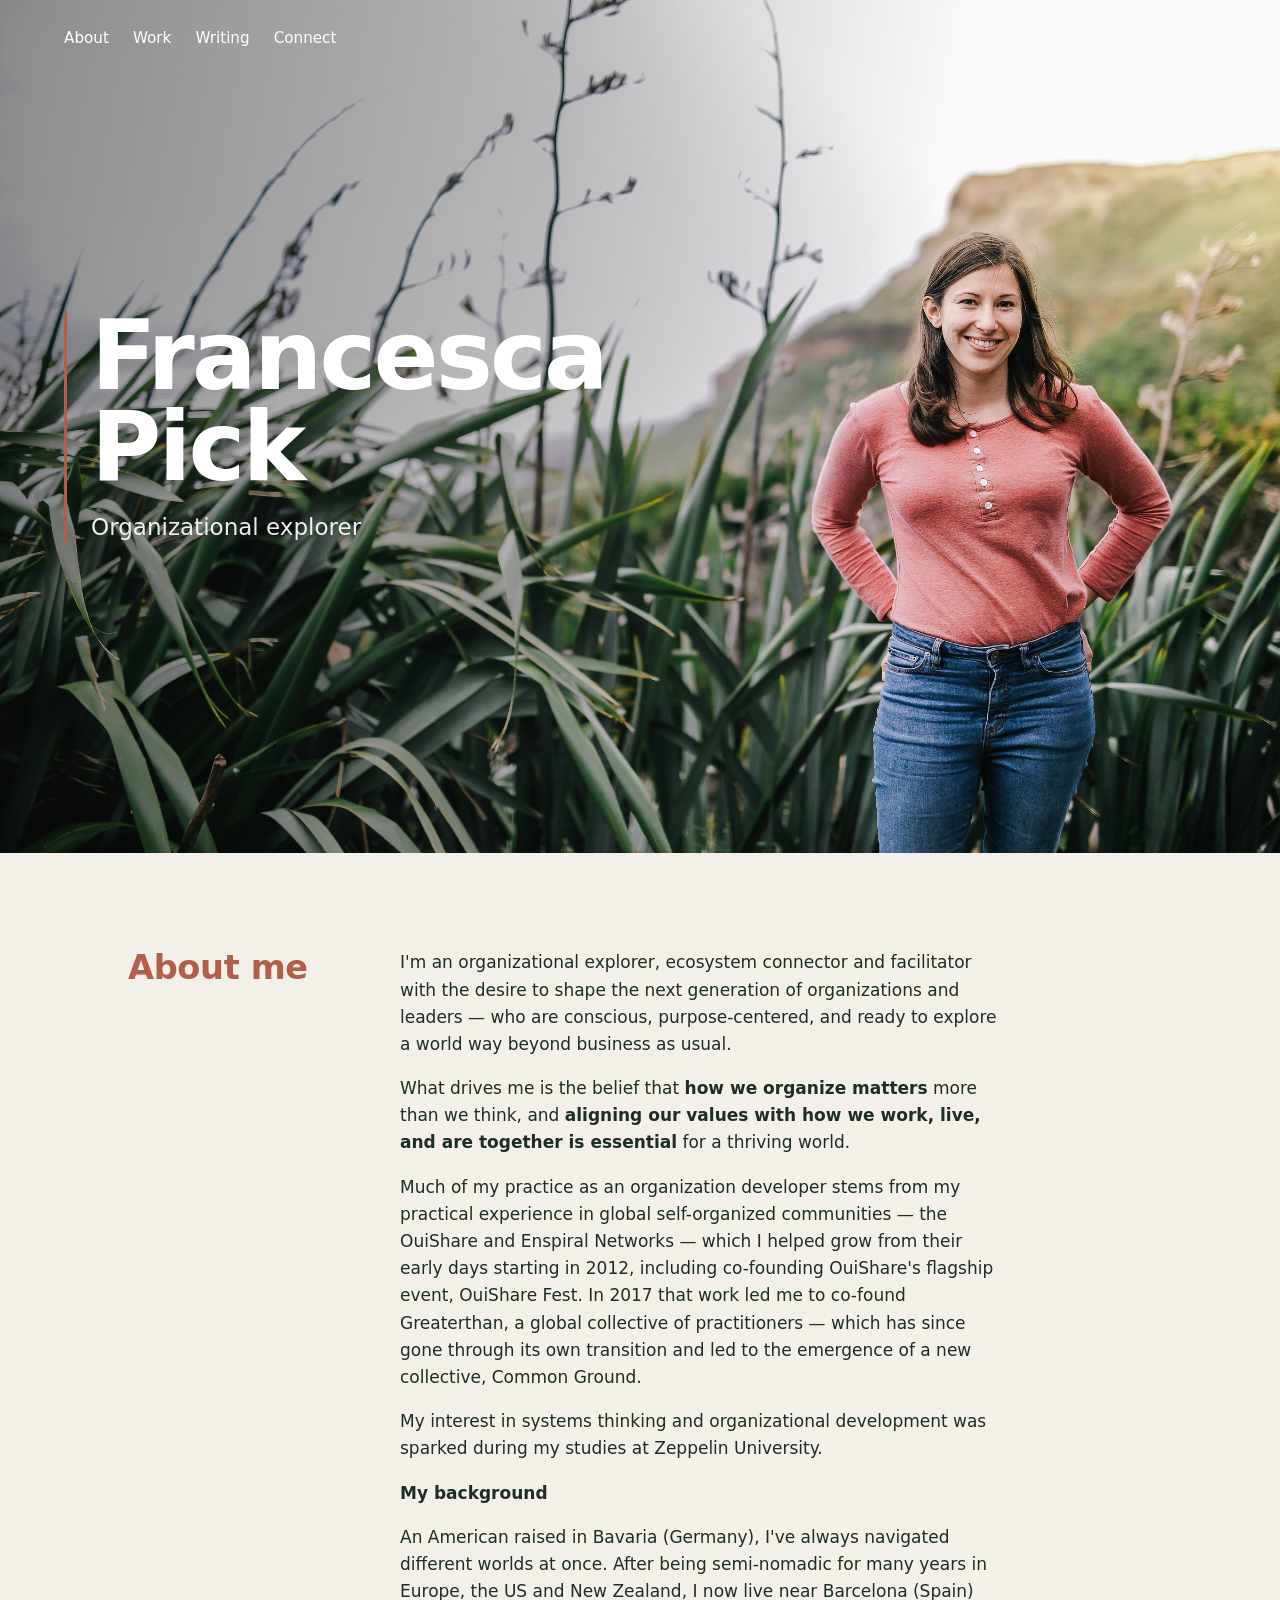
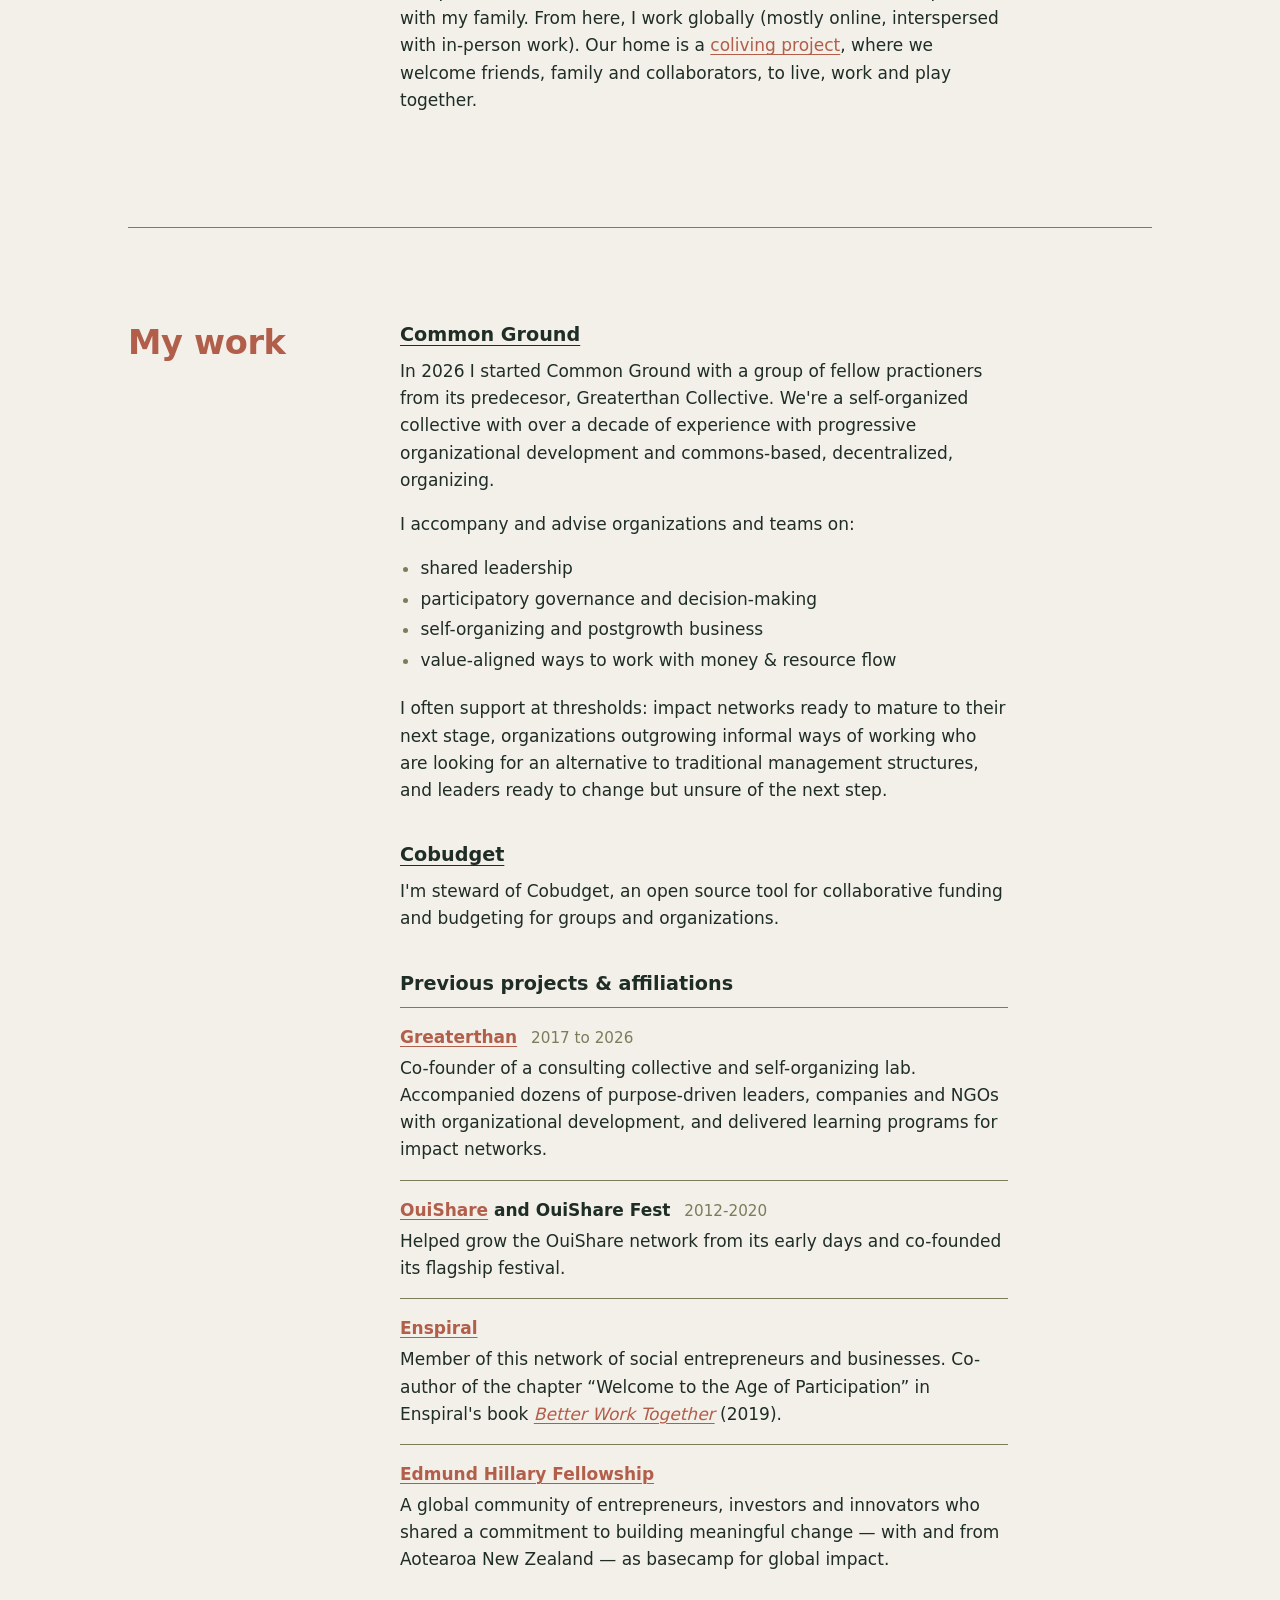
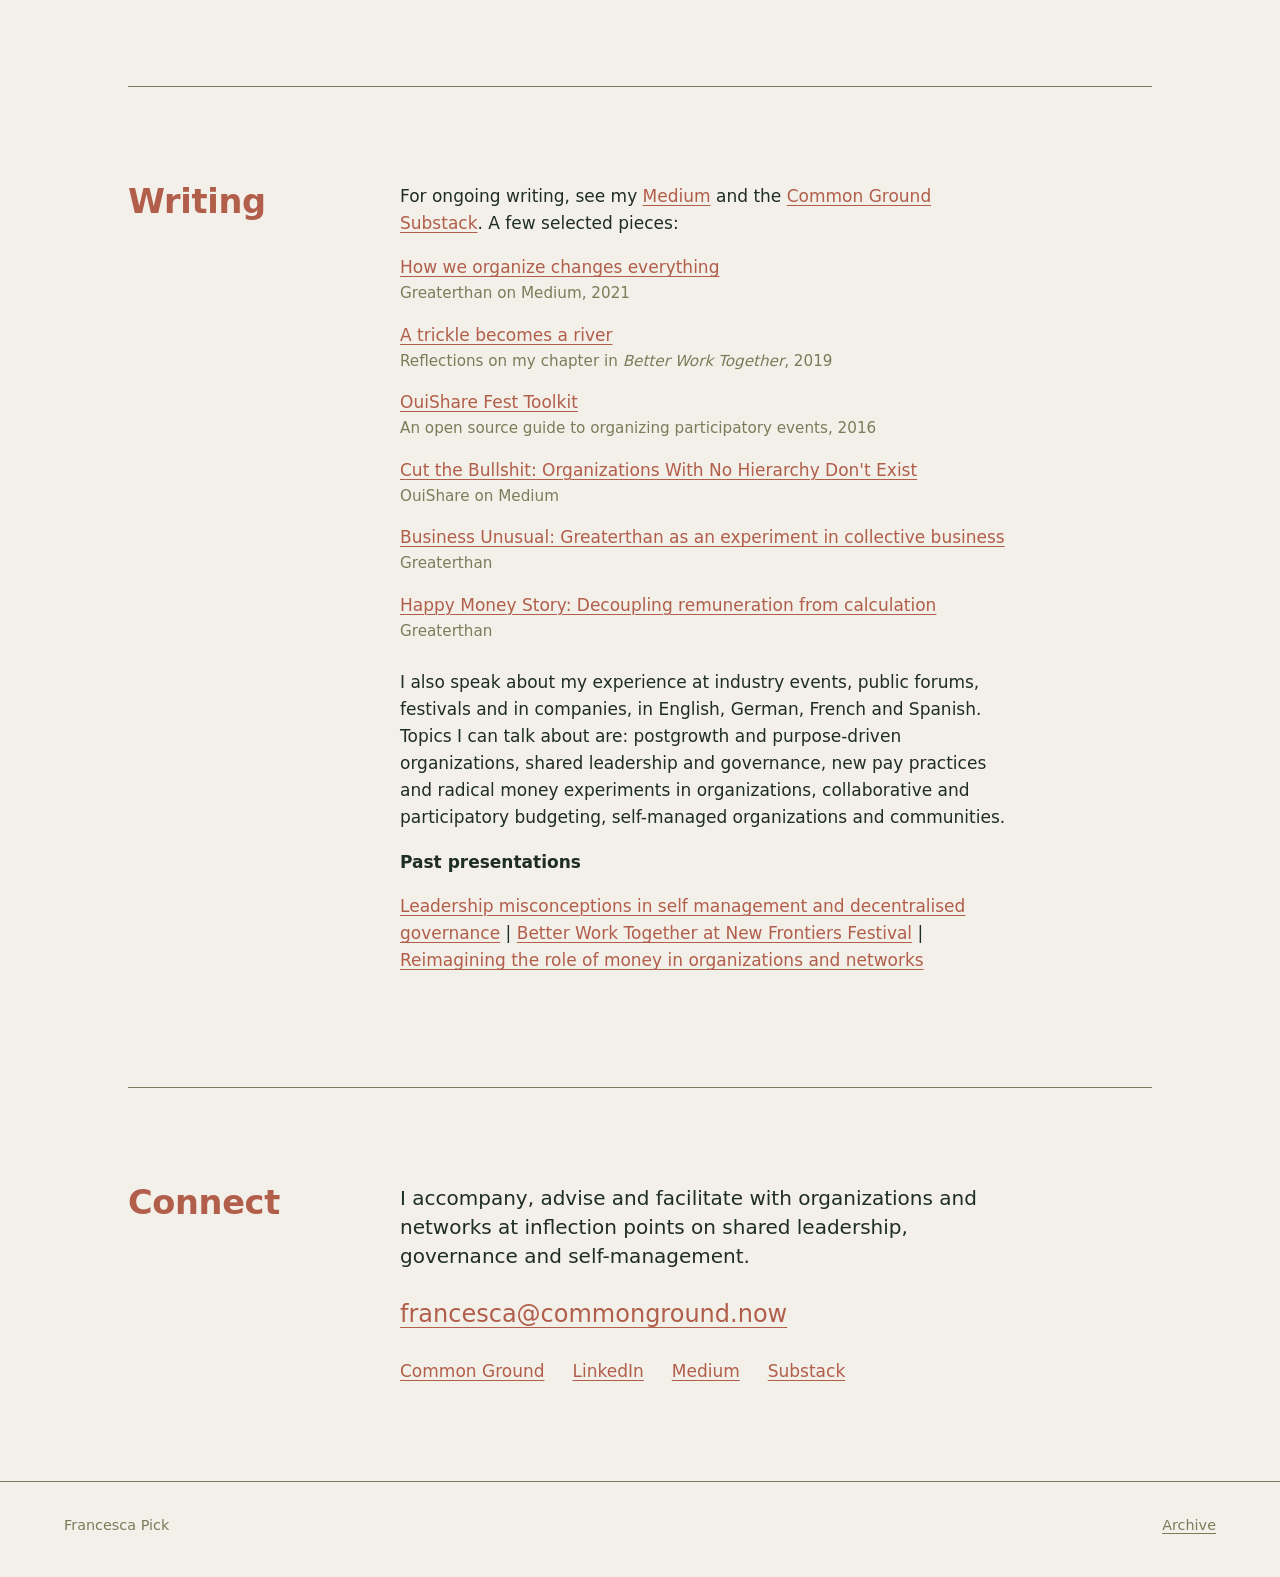
<file: index.html>
<!DOCTYPE html>
<html lang="en">
<head>
  <meta charset="utf-8">
  <meta name="viewport" content="width=device-width, initial-scale=1">
  <title>Francesca Pick | Organizational explorer and facilitator</title>
  <meta name="description" content="Francesca Pick is co-founder of Common Ground. She advises, facilitates and consults on shared leadership, governance, network building and self-management.">
  <link rel="canonical" href="https://francescapick.com/">
  <link rel="icon" href="favicon.ico" sizes="any">
  <link rel="icon" type="image/png" href="icon-512.png" sizes="512x512">
  <link rel="apple-touch-icon" href="apple-touch-icon.png">
  <link rel="stylesheet" href="style.css">

  <!-- Open Graph: how the page looks when shared on LinkedIn, Slack, etc. -->
  <meta property="og:type" content="profile">
  <meta property="og:title" content="Francesca Pick">
  <meta property="og:description" content="Organizational explorer, ecosystem builder and facilitator. Co-founder of Common Ground.">
  <meta property="og:url" content="https://francescapick.com/">
  <meta property="og:image" content="https://francescapick.com/images/hero.jpg">

  <!-- Structured data for search engines and AI assistants -->
  <script type="application/ld+json">
  {
    "@context": "https://schema.org",
    "@type": "Person",
    "name": "Francesca Pick",
    "url": "https://francescapick.com/",
    "image": "https://francescapick.com/images/hero.jpg",
    "jobTitle": "Co-founder, Common Ground",
    "description": "Organizational explorer, ecosystem builder and facilitator. Advises, facilitates and consults with organizations and teams on shared leadership and governance, network and community building, progressive organizatoinal developmet, self-management, collaborative decision-making and budgeting.",
    "worksFor": {
      "@type": "Organization",
      "name": "Common Ground",
      "url": "https://commonground.now"
    },
    "email": "mailto:francesca@commonground.now",
    "alumniOf": {
      "@type": "CollegeOrUniversity",
      "name": "Zeppelin University"
    },
    "homeLocation": {
      "@type": "Place",
      "name": "Barcelona, Spain"
    },
    "knowsLanguage": ["en", "de", "fr", "es"],
    "knowsAbout": [
      "Shared leadership",
      "Governance",
      "Network and community building",
      "Self-management",
      "Collaborative decision-making",
      "Participatory budgeting",
      "Participatory process design",
      "Postgrowth and purpose-driven organizations",
      "New pay practices"
    ],
    "sameAs": [
      "https://www.linkedin.com/in/francescapick/",
      "https://medium.com/@francescapick",
      "https://commongroundcollective.substack.com/"
    ]
  }
  </script>
</head>
<body>

<header class="hero">
  <img class="hero__img" src="images/hero.jpg" width="2400" height="1600"
       alt="Francesca Pick outdoors under an open sky">
  <div class="hero__inner">
    <nav class="nav" aria-label="Sections">
      <ul>
        <li><a href="#about">About</a></li>
        <li><a href="#work">Work</a></li>
        <li><a href="#writing">Writing</a></li>
        <li><a href="#connect">Connect</a></li>
      </ul>
    </nav>
    <div class="hero__text">
      <h1>Francesca Pick</h1>
      <p class="hero__tagline">Organizational explorer</p>
    </div>
  </div>
</header>

<main>

  <!-- ============================================================
       EDIT: ABOUT
       Each <p>...</p> is one paragraph. Change the text between the tags.
       ============================================================ -->
  <section id="about" class="section" aria-labelledby="about-title">
    <h2 id="about-title">About me</h2>
    <div class="section__body">
      <p>I'm an organizational explorer, ecosystem connector and facilitator with the desire to shape the next generation of organizations and leaders — who are conscious, purpose-centered, and ready to explore a world way beyond business as usual.</p>

      <p>What drives me is the belief that <b>how we organize matters</b> more than we think, and <b>aligning our values with how we work, live, and are together is essential</b> for a thriving world.</p>
   
      <p>Much of my practice as an organization developer stems from my practical experience in global self-organized communities — the OuiShare and Enspiral Networks — which I helped grow from their early days starting in 2012, including co-founding OuiShare's flagship event, OuiShare Fest. In 2017 that work led me to co-found Greaterthan, a global collective of practitioners — which has since gone through its own transition and led to the emergence of a new collective, Common Ground.</p>

      <p>My interest in systems thinking and organizational development was sparked during my studies at Zeppelin University.</p>
        <p><b>My background</b></p>
      <p>An American raised in Bavaria (Germany), I've always navigated different worlds at once. After being semi-nomadic for many years in Europe, the US and New Zealand, I now live near Barcelona (Spain) with my family. From here, I work globally (mostly online, interspersed with in-person work). Our home is a <a href="https://dramatic-slipper-fe4.notion.site/la-figuera">coliving project</a>, where we welcome friends, family and collaborators, to live, work and play together.</p>
    </div>
  </section>

  <!-- ============================================================
       EDIT: MY WORK
       ============================================================ -->
  <section id="work" class="section" aria-labelledby="work-title">
    <h2 id="work-title">My work</h2>
    <div class="section__body">

      <h3><a href="https://commonground.now">Common Ground</a></h3>
      <p>In 2026 I started Common Ground with a group of fellow practioners from its predecesor, Greaterthan Collective. We're a self-organized collective with over a decade of experience with progressive organizational development and commons-based, decentralized, organizing. </p>

      <p>I accompany and advise organizations and teams on:</p>
      <ul class="plain-list">
        <li>shared leadership</li>
        <li>participatory governance and decision-making</li>
        <li>self-organizing and postgrowth business</li>
        <li>value-aligned ways to work with money & resource flow</li>
      </ul>

      <p>I often support at thresholds: impact networks ready to mature to their next stage, organizations outgrowing informal ways of working who are looking for an alternative to traditional management structures, and leaders ready to change but unsure of the next step.</p>

      <h3><a href="https://cobudget.co">Cobudget</a></h3>
      <p>I'm steward of Cobudget, an open source tool for collaborative funding and budgeting for groups and organizations.</p>

      <h3>Previous projects &amp; affiliations</h3>
      <dl class="history">
        <div>
          <dt><a href="https://greaterthan.works">Greaterthan</a> <span class="history__years">2017 to 2026</span></dt>
          <dd>Co-founder of a consulting collective and self-organizing lab. Accompanied dozens of purpose-driven leaders, companies and NGOs with organizational development, and delivered learning programs for impact networks.</dd>
        </div>
        <div>
          <dt><a href="https://ouishare.net">OuiShare</a> and OuiShare Fest <span class="history__years"> 2012-2020</span></dt>
          <dd>Helped grow the OuiShare network from its early days and co-founded its flagship festival.</dd>
        </div>
        <div>
          <dt><a href="https://enspiral.com">Enspiral</a></dt>
          <dd>Member of this network of social entrepreneurs and businesses. Co-author of the chapter “Welcome to the Age of Participation” in Enspiral's book <a href="http://betterworktogether.co/"><cite>Better Work Together</cite></a> (2019).</dd>
        </div>
        <div>
          <dt><a href="https://www.ehf.org/">Edmund Hillary Fellowship</a></dt>
          <dd>A global community of entrepreneurs, investors and innovators who shared a commitment to building meaningful change — with and from Aotearoa New Zealand — as basecamp for global impact.</dd>
        </div>
      </dl>
    </div>
  </section>

  <!-- ============================================================
       EDIT: WRITING & SPEAKING
       ============================================================ -->
  <section id="writing" class="section" aria-labelledby="ws-title">
    <h2 id="ws-title">Writing</h2>
    <div class="section__body">

      <p>For ongoing writing, see my <a href="https://medium.com/@francescapick">Medium</a> and the <a href="https://commongroundcollective.substack.com/">Common Ground Substack</a>. A few selected pieces:</p>
      <ul class="link-list">
        <li>
          <a href="https://medium.com/greaterthan/how-we-organize-changes-everything-2f605a5171db">How we organize changes everything</a>
          <span class="meta">Greaterthan on Medium, 2021</span>
        </li>
        <li>
          <a href="https://medium.com/enspiral-tales/a-trickle-becomes-a-river-64893418a769">A trickle becomes a river</a>
          <span class="meta">Reflections on my chapter in <cite>Better Work Together</cite>, 2019</span>
        </li>
        <li>
          <a href="https://legacy.ouishare.net/toolkit">OuiShare Fest Toolkit</a>
          <span class="meta">An open source guide to organizing participatory events, 2016</span>
        </li>
        <li>
          <a href="https://medium.com/ouishare-connecting-the-collaborative-economy/cut-the-bullshit-organizations-with-no-hierarchy-dont-exist-f0a845e73a80">Cut the Bullshit: Organizations With No Hierarchy Don't Exist</a>
          <span class="meta">OuiShare on Medium</span>
        </li>
        <li>
          <a href="https://greaterthan.notion.site/Business-Unusual-Greaterthan-as-an-experiment-in-collective-business-360e3bc5169d81f3bb48c2064e9c992a">Business Unusual: Greaterthan as an experiment in collective business</a>
          <span class="meta">Greaterthan</span>
        </li>
        <li>
          <a href="https://greaterthan.notion.site/Happy-Money-Story-Decoupling-remuneration-from-calculation-360e3bc5169d81378e65ca73946fc63d">Happy Money Story: Decoupling remuneration from calculation</a>
          <span class="meta">Greaterthan</span>
        </li>
      </ul>

      <p>I also speak about my experience at industry events, public forums, festivals and in companies, in English, German, French and Spanish. Topics I can talk about are: postgrowth and purpose-driven organizations, shared leadership and governance, new pay practices and radical money experiments in organizations, collaborative and participatory budgeting, self-managed organizations and communities.</p>

      <p><b>Past presentations</b></p>
      <p><a href="https://youtu.be/isclUHEu-vc">Leadership misconceptions in self management and decentralised governance</a> | <a href="https://www.youtube.com/watch?v=NwBMuqZEIoM">Better Work Together at New Frontiers Festival</a> | <a href="https://youtu.be/jr-eT3jpJ3g">Reimagining the role of money in organizations and networks</a></p>
    </div>
  </section>

  <!-- ============================================================
       EDIT: CONNECT
       ============================================================ -->
  <section id="connect" class="section" aria-labelledby="connect-title">
    <h2 id="connect-title">Connect</h2>
    <div class="section__body">
      <p class="lead">I accompany, advise and facilitate with organizations and networks at inflection points on shared leadership, governance and self-management.</p>

      <address>
        <a class="email" href="mailto:francesca@commonground.now">francesca@commonground.now</a>
      </address>

      <ul class="inline-links">
        <li><a href="https://commonground.now">Common Ground</a></li>
        <li><a href="https://www.linkedin.com/in/francescapick/">LinkedIn</a></li>
        <li><a href="https://medium.com/@francescapick">Medium</a></li>
        <li><a href="https://commongroundcollective.substack.com/">Substack</a></li>
      </ul>
    </div>
  </section>

</main>

<footer class="site-footer">
  <p>Francesca Pick</p>
  <p><a href="archive.html">Archive</a></p>
</footer>

</body>
</html>
</file>
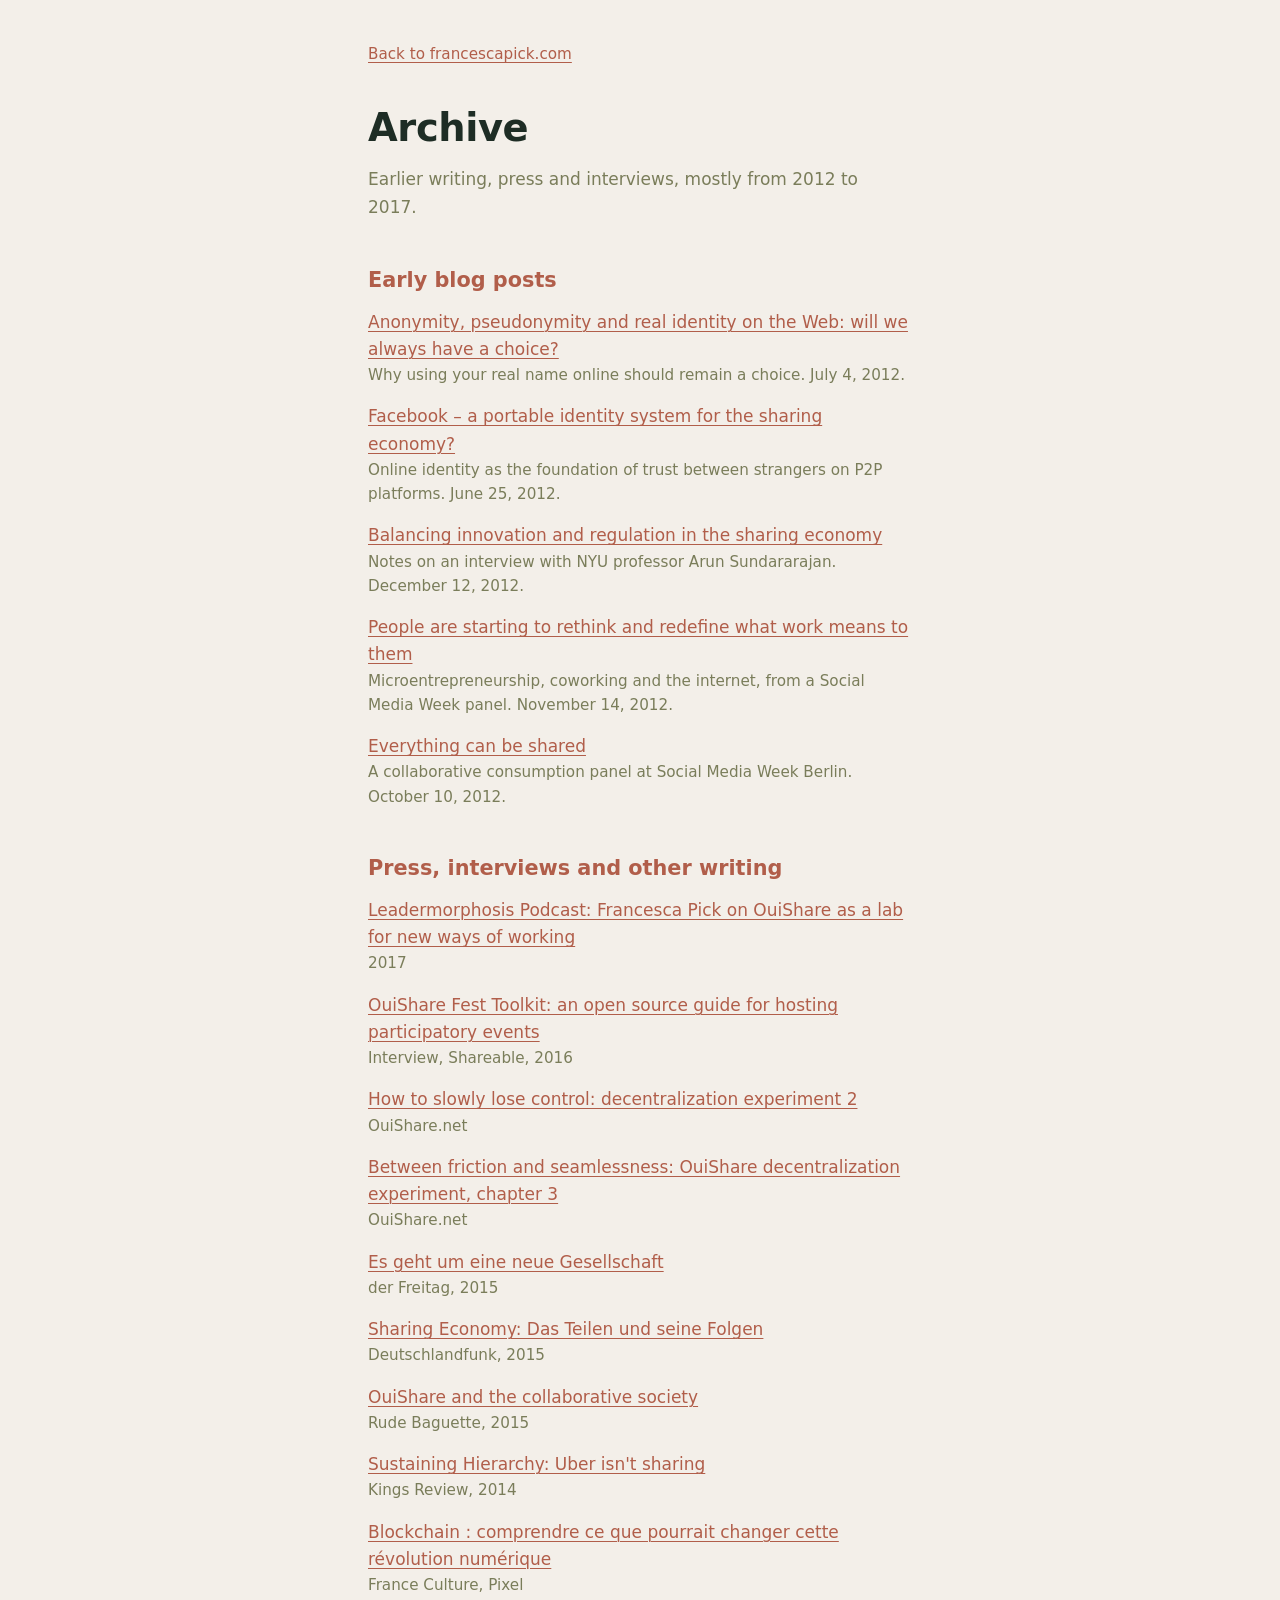
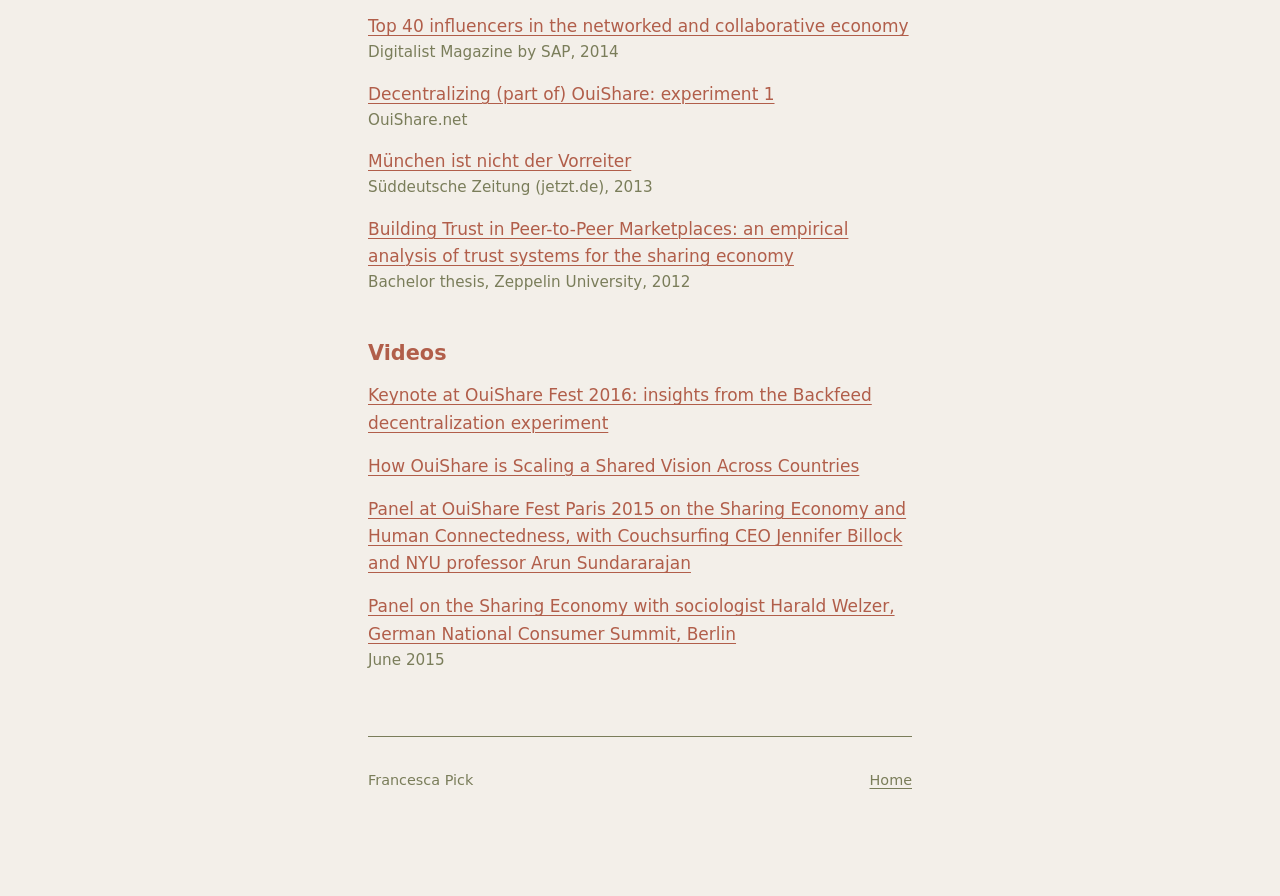
<file: archive.html>
<!DOCTYPE html>
<html lang="en">
<head>
  <meta charset="utf-8">
  <meta name="viewport" content="width=device-width, initial-scale=1">
  <title>Archive | Francesca Pick</title>
  <meta name="description" content="Early blog posts, press and interviews by and about Francesca Pick, mostly from 2012 to 2017.">
  <link rel="canonical" href="https://francescapick.com/archive.html">
  <link rel="stylesheet" href="style.css">
</head>
<body>
<main class="plain-page">
  <a class="back" href="index.html">Back to francescapick.com</a>

  <h1>Archive</h1>
  <p class="intro">Earlier writing, press and interviews, mostly from 2012 to 2017.</p>

  <h2>Early blog posts</h2>
  <ul class="link-list">
    <li>
      <a href="archive/anonymity-pseudonymity.html">Anonymity, pseudonymity and real identity on the Web: will we always have a choice?</a>
      <span class="meta">Why using your real name online should remain a choice. July 4, 2012.</span>
    </li>
    <li>
      <a href="archive/facebook-identity.html">Facebook – a portable identity system for the sharing economy?</a>
      <span class="meta">Online identity as the foundation of trust between strangers on P2P platforms. June 25, 2012.</span>
    </li>
    <li>
      <a href="archive/balancing-innovation.html">Balancing innovation and regulation in the sharing economy</a>
      <span class="meta">Notes on an interview with NYU professor Arun Sundararajan. December 12, 2012.</span>
    </li>
    <li>
      <a href="archive/rethinking-work.html">People are starting to rethink and redefine what work means to them</a>
      <span class="meta">Microentrepreneurship, coworking and the internet, from a Social Media Week panel. November 14, 2012.</span>
    </li>
    <li>
      <a href="archive/everything-can-be-shared.html">Everything can be shared</a>
      <span class="meta">A collaborative consumption panel at Social Media Week Berlin. October 10, 2012.</span>
    </li>
  </ul>

  <h2>Press, interviews and other writing</h2>
  <ul class="link-list">
    <li><a href="https://leadermorphosis.co/pages/episodes/francesca-pick-from-ouishare-on-a-lab-for-new-ways-of-working">Leadermorphosis Podcast: Francesca Pick on OuiShare as a lab for new ways of working</a> <span class="meta">2017</span></li>
    <li><a href="https://www.shareable.net/ouishare-fest-toolkit-an-open-source-guide-for-hosting-participatory-events/">OuiShare Fest Toolkit: an open source guide for hosting participatory events</a> <span class="meta">Interview, Shareable, 2016</span></li>
    <li><a href="https://www.ouishare.net/article/how-to-slowly-lose-control-decentralization-experiment-2">How to slowly lose control: decentralization experiment 2</a> <span class="meta">OuiShare.net</span></li>
    <li><a href="https://www.ouishare.net/article/between-friction-and-seamlessness-ouishare-decentralization-experiment-chapter-3">Between friction and seamlessness: OuiShare decentralization experiment, chapter 3</a> <span class="meta">OuiShare.net</span></li>
    <li><a href="https://www.freitag.de/autoren/madeleine-bieski/es-geht-um-eine-neue-gesellschaft">Es geht um eine neue Gesellschaft</a> <span class="meta">der Freitag, 2015</span></li>
    <li><a href="http://www.deutschlandfunk.de/sharing-economy-das-teilen-und-seine-folgen.1176.de.html?dram:article_id=329994">Sharing Economy: Das Teilen und seine Folgen</a> <span class="meta">Deutschlandfunk, 2015</span></li>
    <li><a href="http://www.rudebaguette.com/2015/04/28/ouishare-cutting-edge-collaborative-society/">OuiShare and the collaborative society</a> <span class="meta">Rude Baguette, 2015</span></li>
    <li><a href="https://www.kingsreview.co.uk/fpsustaininghierachy/">Sustaining Hierarchy: Uber isn't sharing</a> <span class="meta">Kings Review, 2014</span></li>
    <li><a href="http://www.franceculture.fr/emissions/pixel/blockchain-comprendre-ce-que-pourrait-changer-cette-revolution-numerique">Blockchain : comprendre ce que pourrait changer cette révolution numérique</a> <span class="meta">France Culture, Pixel</span></li>
    <li><a href="http://www.digitalistmag.com/digital-economy/2014/01/29/top-40-influencers-networked-collaborative-economy-01243245">Top 40 influencers in the networked and collaborative economy</a> <span class="meta">Digitalist Magazine by SAP, 2014</span></li>
    <li><a href="https://www.ouishare.net/article/decentralizing-part-of-ouishare-with-blockchain-experiment-1">Decentralizing (part of) OuiShare: experiment 1</a> <span class="meta">OuiShare.net</span></li>
    <li><a href="http://jetzt.sueddeutsche.de/texte/anzeigen/578836/Muenchen-ist-nicht-der-Vorreiter">München ist nicht der Vorreiter</a> <span class="meta">Süddeutsche Zeitung (jetzt.de), 2013</span></li>
    <li><a href="https://drive.google.com/file/d/0B7b2-hkRWIe-UDVaUHIyeTBWY28/view?usp=sharing&resourcekey=0-xmulSZn_FE4vQzW4u53Q-w">Building Trust in Peer-to-Peer Marketplaces: an empirical analysis of trust systems for the sharing economy</a> <span class="meta">Bachelor thesis, Zeppelin University, 2012</span></li>
    <!-- TODO: add the Tradepal guest post once the URL is known:
    <li><a href="URL-HERE">Guest post title</a> <span class="meta">Tradepal blog</span></li>
    -->
  </ul>

  <h2>Videos</h2>
  <ul class="link-list">
    <li><a href="https://www.youtube.com/watch?v=vkhBLQCiqFo">Keynote at OuiShare Fest 2016: insights from the Backfeed decentralization experiment</a></li>
    <li><a href="https://www.youtube.com/watch?v=a8-FWXOkEBk">How OuiShare is Scaling a Shared Vision Across Countries</a></li>
    <li><a href="https://www.youtube.com/watch?v=ElLtLS7oVQI">Panel at OuiShare Fest Paris 2015 on the Sharing Economy and Human Connectedness, with Couchsurfing CEO Jennifer Billock and NYU professor Arun Sundararajan</a></li>
    <li><a href="https://www.youtube.com/watch?v=GtR4qO8Xdyk">Panel on the Sharing Economy with sociologist Harald Welzer, German National Consumer Summit, Berlin</a> <span class="meta">June 2015</span></li>
  </ul>

  <footer class="site-footer">
    <p>Francesca Pick</p>
    <p><a href="index.html">Home</a></p>
  </footer>
</main>
</body>
</html>
</file>
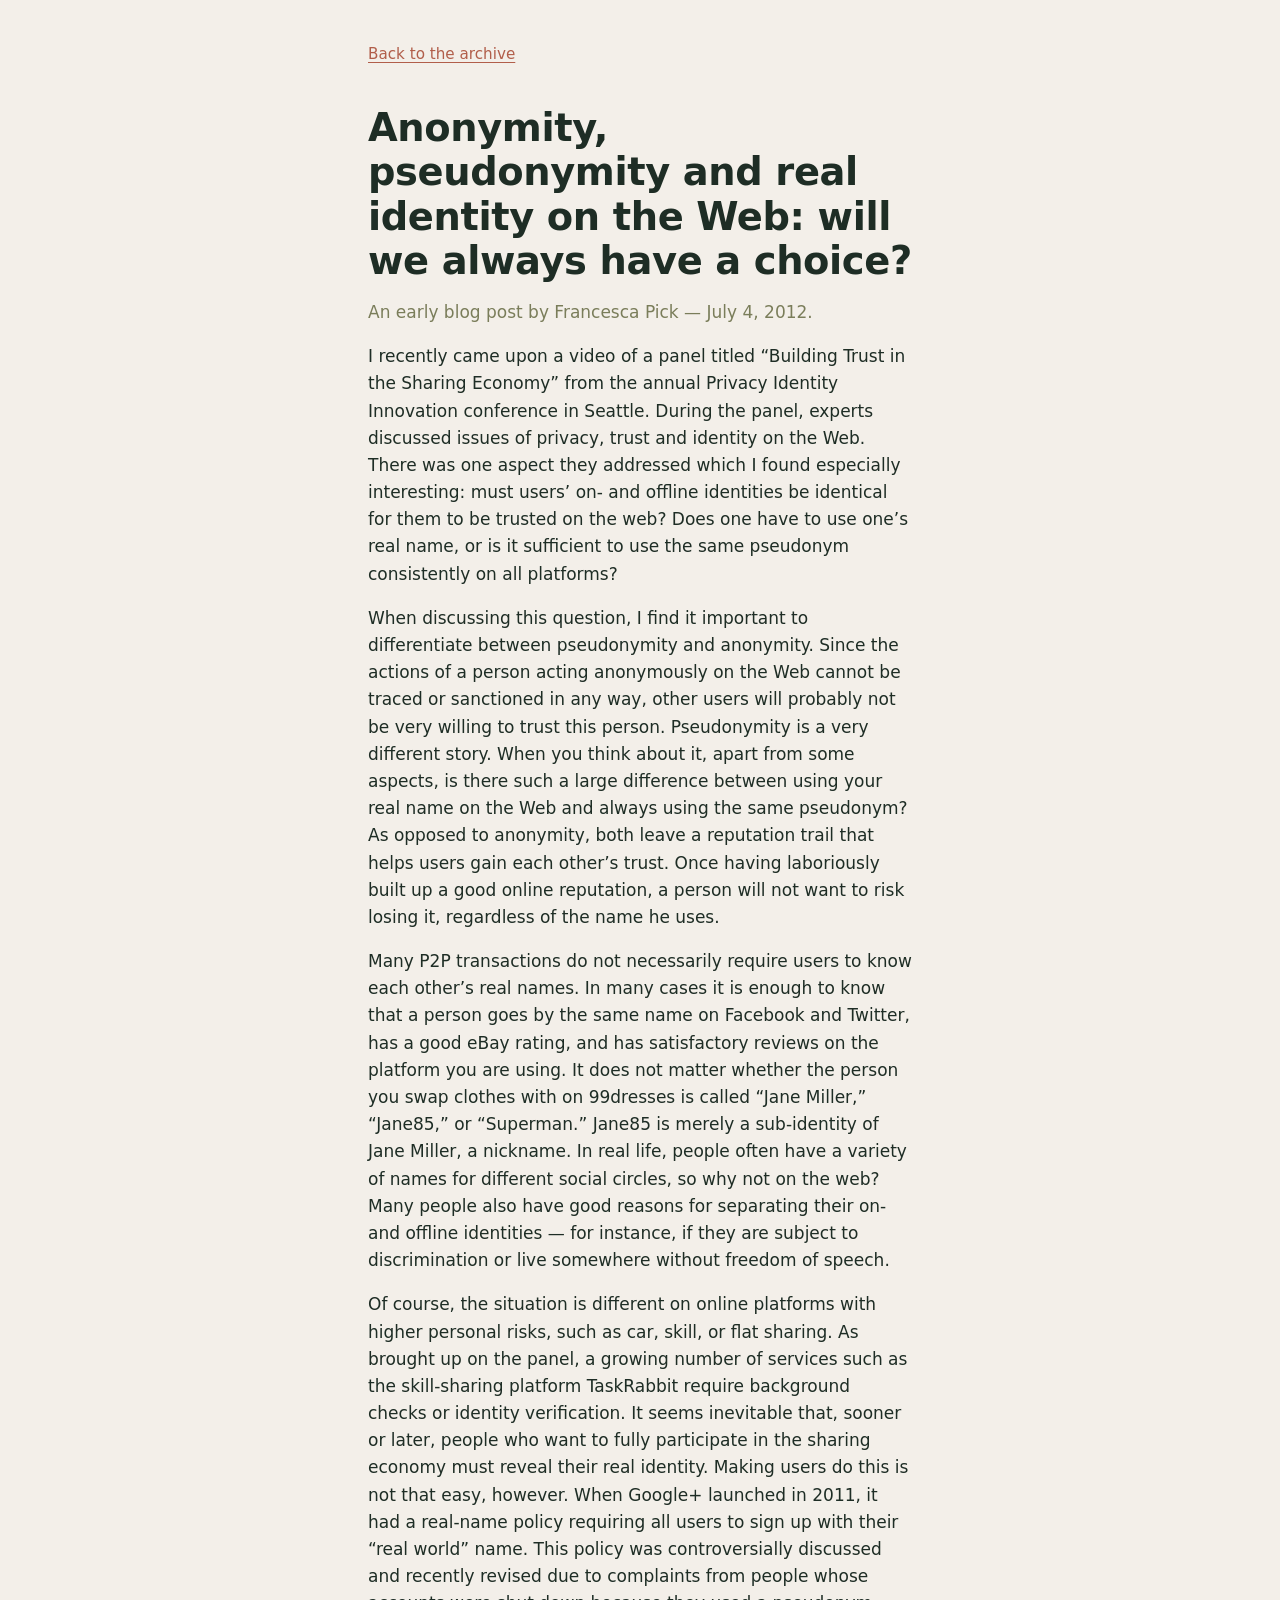
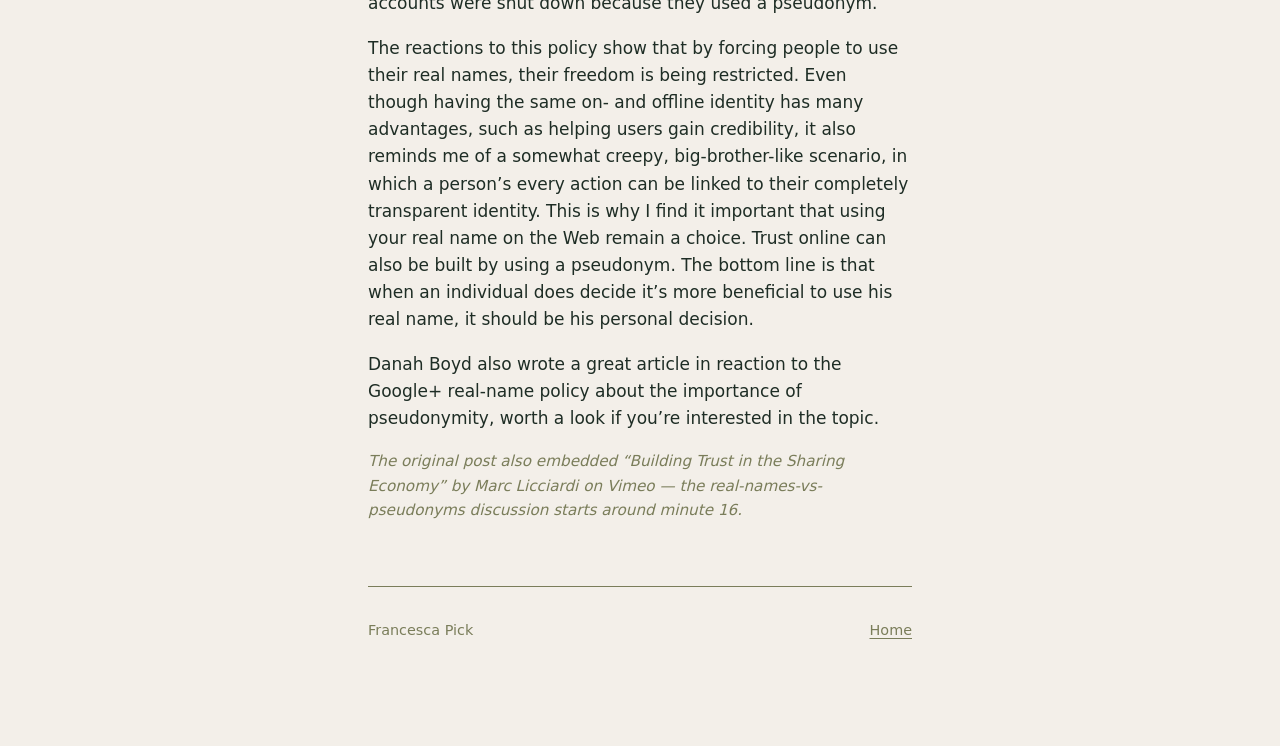
<file: archive/anonymity-pseudonymity.html>
<!DOCTYPE html>
<html lang="en">
<head>
  <meta charset="utf-8">
  <meta name="viewport" content="width=device-width, initial-scale=1">
  <title>Anonymity, pseudonymity and real identity on the Web: will we always have a choice? | Francesca Pick</title>
  <meta name="description" content="Why using your real name online should remain a choice. An early blog post by Francesca Pick.">
  <link rel="canonical" href="https://francescapick.com/archive/anonymity-pseudonymity.html">
  <link rel="stylesheet" href="../style.css">
</head>
<body>
<main class="plain-page">
  <a class="back" href="../archive.html">Back to the archive</a>

  <article>
    <h1>Anonymity, pseudonymity and real identity on the Web: will we always have a choice?</h1>
    <p class="intro">An early blog post by Francesca Pick — July 4, 2012.</p>

    <!-- EDIT: post text below. One <p> per paragraph. -->
    <p>I recently came upon a video of a panel titled “Building Trust in the Sharing Economy” from the annual Privacy Identity Innovation conference in Seattle. During the panel, experts discussed issues of privacy, trust and identity on the Web. There was one aspect they addressed which I found especially interesting: must users’ on- and offline identities be identical for them to be trusted on the web? Does one have to use one’s real name, or is it sufficient to use the same pseudonym consistently on all platforms?</p>

    <p>When discussing this question, I find it important to differentiate between pseudonymity and anonymity. Since the actions of a person acting anonymously on the Web cannot be traced or sanctioned in any way, other users will probably not be very willing to trust this person. Pseudonymity is a very different story. When you think about it, apart from some aspects, is there such a large difference between using your real name on the Web and always using the same pseudonym? As opposed to anonymity, both leave a reputation trail that helps users gain each other’s trust. Once having laboriously built up a good online reputation, a person will not want to risk losing it, regardless of the name he uses.</p>

    <p>Many P2P transactions do not necessarily require users to know each other’s real names. In many cases it is enough to know that a person goes by the same name on Facebook and Twitter, has a good eBay rating, and has satisfactory reviews on the platform you are using. It does not matter whether the person you swap clothes with on 99dresses is called “Jane Miller,” “Jane85,” or “Superman.” Jane85 is merely a sub-identity of Jane Miller, a nickname. In real life, people often have a variety of names for different social circles, so why not on the web? Many people also have good reasons for separating their on- and offline identities — for instance, if they are subject to discrimination or live somewhere without freedom of speech.</p>

    <p>Of course, the situation is different on online platforms with higher personal risks, such as car, skill, or flat sharing. As brought up on the panel, a growing number of services such as the skill-sharing platform TaskRabbit require background checks or identity verification. It seems inevitable that, sooner or later, people who want to fully participate in the sharing economy must reveal their real identity. Making users do this is not that easy, however. When Google+ launched in 2011, it had a real-name policy requiring all users to sign up with their “real world” name. This policy was controversially discussed and recently revised due to complaints from people whose accounts were shut down because they used a pseudonym.</p>

    <p>The reactions to this policy show that by forcing people to use their real names, their freedom is being restricted. Even though having the same on- and offline identity has many advantages, such as helping users gain credibility, it also reminds me of a somewhat creepy, big-brother-like scenario, in which a person’s every action can be linked to their completely transparent identity. This is why I find it important that using your real name on the Web remain a choice. Trust online can also be built by using a pseudonym. The bottom line is that when an individual does decide it’s more beneficial to use his real name, it should be his personal decision.</p>

    <p>Danah Boyd also wrote a great article in reaction to the Google+ real-name policy about the importance of pseudonymity, worth a look if you’re interested in the topic.</p>

    <p class="note">The original post also embedded “Building Trust in the Sharing Economy” by Marc Licciardi on Vimeo — the real-names-vs-pseudonyms discussion starts around minute 16.</p>
  </article>

  <footer class="site-footer">
    <p>Francesca Pick</p>
    <p><a href="../index.html">Home</a></p>
  </footer>
</main>
</body>
</html>
</file>
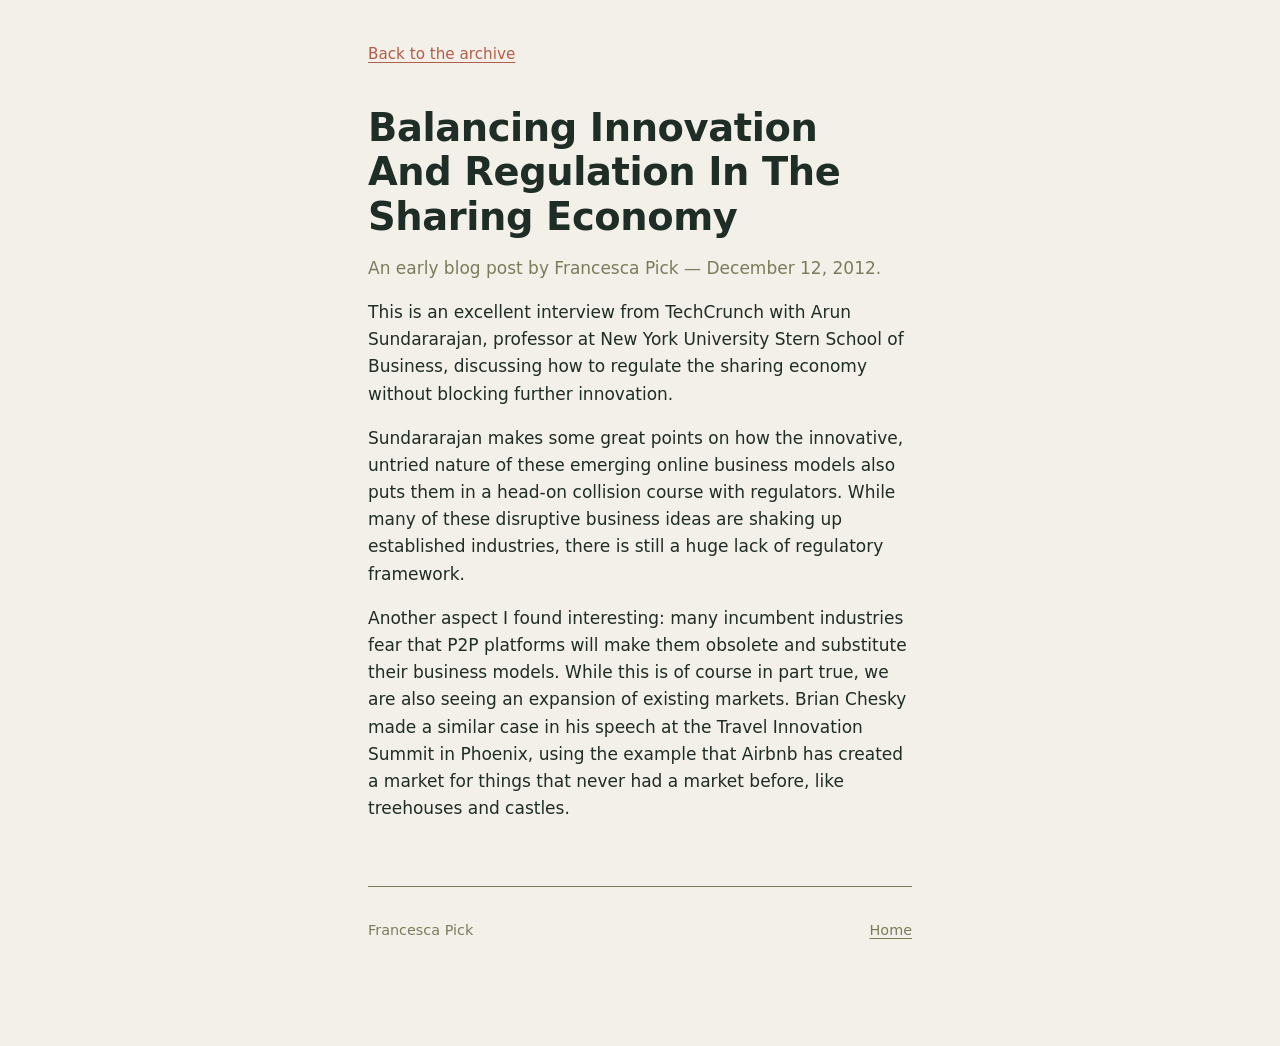
<file: archive/balancing-innovation.html>
<!DOCTYPE html>
<html lang="en">
<head>
  <meta charset="utf-8">
  <meta name="viewport" content="width=device-width, initial-scale=1">
  <title>Balancing Innovation And Regulation In The Sharing Economy | Francesca Pick</title>
  <meta name="description" content="Notes on an interview with NYU professor Arun Sundararajan about regulating the sharing economy. An early blog post by Francesca Pick.">
  <link rel="canonical" href="https://francescapick.com/archive/balancing-innovation.html">
  <link rel="stylesheet" href="../style.css">
</head>
<body>
<main class="plain-page">
  <a class="back" href="../archive.html">Back to the archive</a>

  <article>
    <h1>Balancing Innovation And Regulation In The Sharing Economy</h1>
    <p class="intro">An early blog post by Francesca Pick — December 12, 2012.</p>

    <!-- EDIT: post text below. One <p> per paragraph. -->
    <p>This is an excellent interview from TechCrunch with Arun Sundararajan, professor at New York University Stern School of Business, discussing how to regulate the sharing economy without blocking further innovation.</p>

    <p>Sundararajan makes some great points on how the innovative, untried nature of these emerging online business models also puts them in a head-on collision course with regulators. While many of these disruptive business ideas are shaking up established industries, there is still a huge lack of regulatory framework.</p>

    <p>Another aspect I found interesting: many incumbent industries fear that P2P platforms will make them obsolete and substitute their business models. While this is of course in part true, we are also seeing an expansion of existing markets. Brian Chesky made a similar case in his speech at the Travel Innovation Summit in Phoenix, using the example that Airbnb has created a market for things that never had a market before, like treehouses and castles.</p>
  </article>

  <footer class="site-footer">
    <p>Francesca Pick</p>
    <p><a href="../index.html">Home</a></p>
  </footer>
</main>
</body>
</html>
</file>
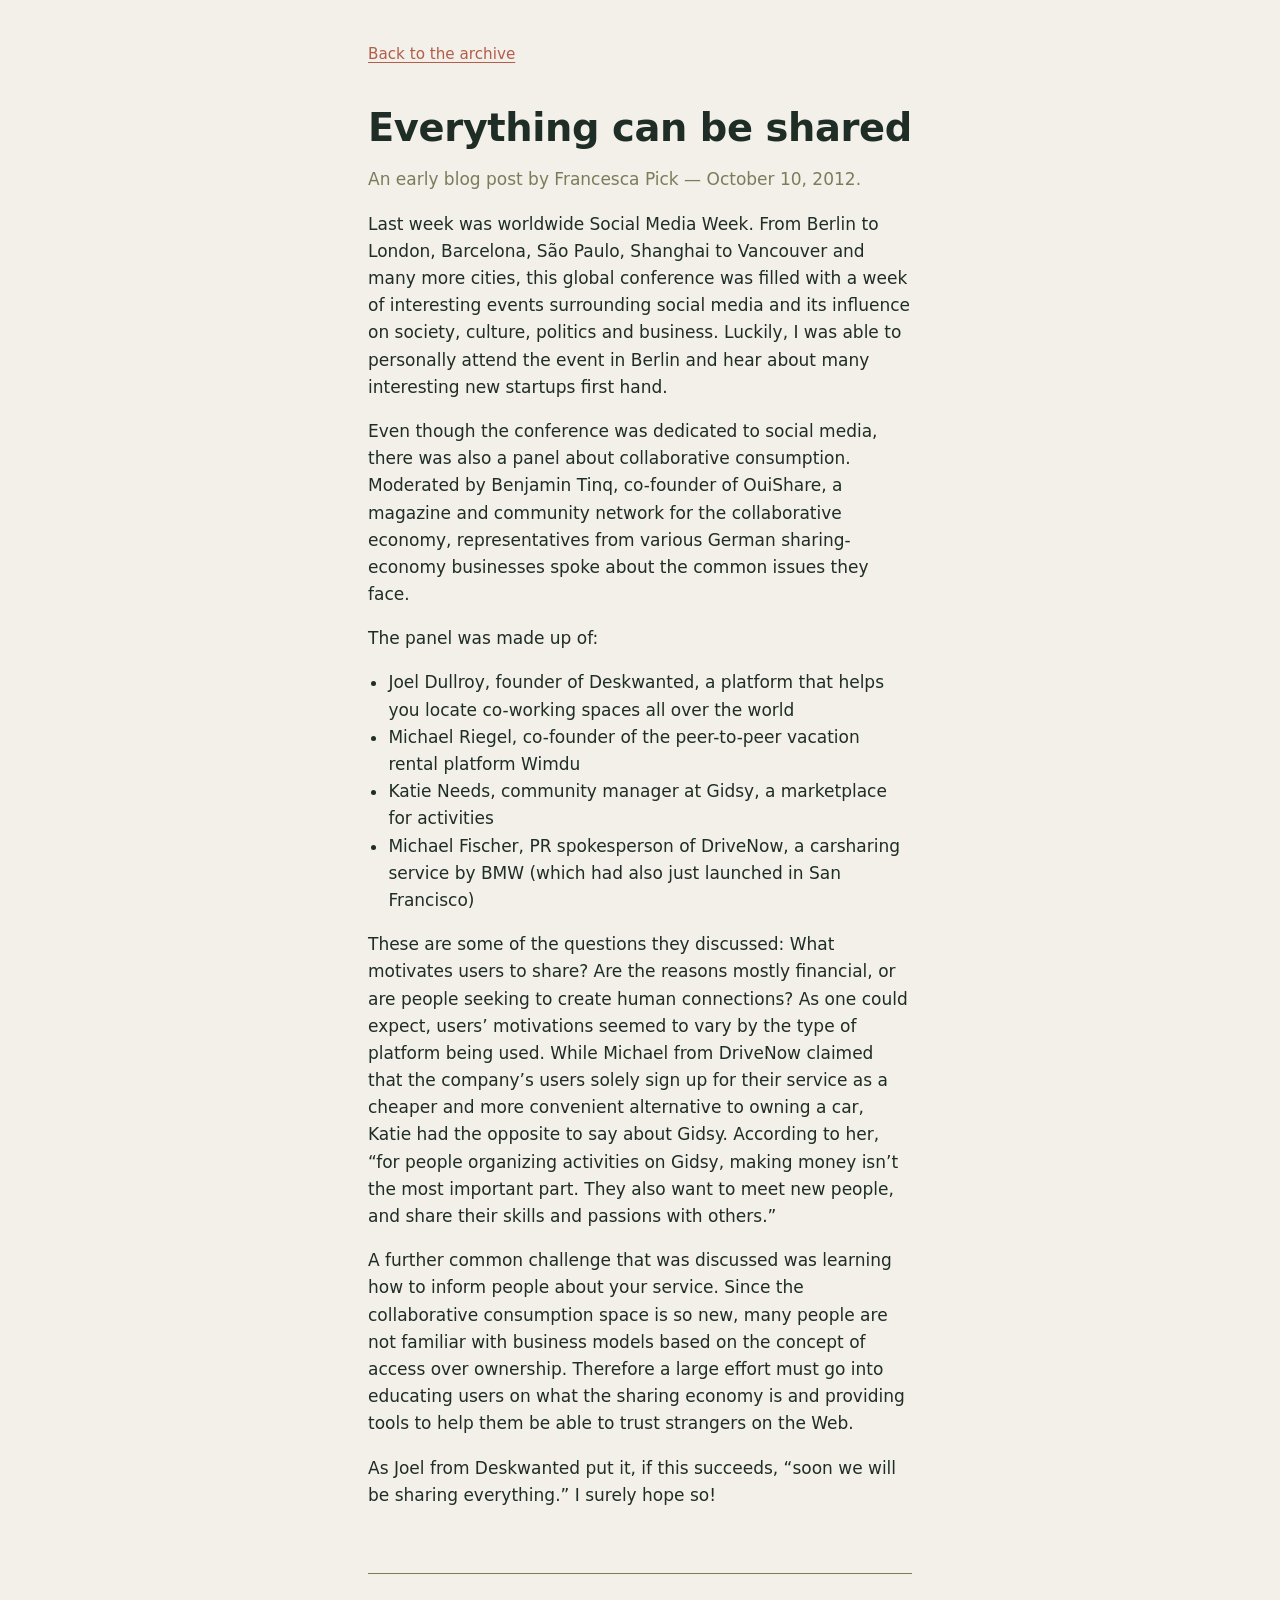
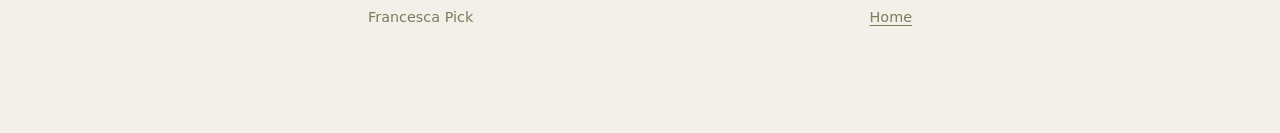
<file: archive/everything-can-be-shared.html>
<!DOCTYPE html>
<html lang="en">
<head>
  <meta charset="utf-8">
  <meta name="viewport" content="width=device-width, initial-scale=1">
  <title>Everything can be shared | Francesca Pick</title>
  <meta name="description" content="A collaborative consumption panel at Social Media Week Berlin. An early blog post by Francesca Pick.">
  <link rel="canonical" href="https://francescapick.com/archive/everything-can-be-shared.html">
  <link rel="stylesheet" href="../style.css">
</head>
<body>
<main class="plain-page">
  <a class="back" href="../archive.html">Back to the archive</a>

  <article>
    <h1>Everything can be shared</h1>
    <p class="intro">An early blog post by Francesca Pick — October 10, 2012.</p>

    <!-- EDIT: post text below. One <p> per paragraph. -->
    <p>Last week was worldwide Social Media Week. From Berlin to London, Barcelona, São Paulo, Shanghai to Vancouver and many more cities, this global conference was filled with a week of interesting events surrounding social media and its influence on society, culture, politics and business. Luckily, I was able to personally attend the event in Berlin and hear about many interesting new startups first hand.</p>

    <p>Even though the conference was dedicated to social media, there was also a panel about collaborative consumption. Moderated by Benjamin Tinq, co-founder of OuiShare, a magazine and community network for the collaborative economy, representatives from various German sharing-economy businesses spoke about the common issues they face.</p>

    <p>The panel was made up of:</p>

    <ul>
      <li>Joel Dullroy, founder of Deskwanted, a platform that helps you locate co-working spaces all over the world</li>
      <li>Michael Riegel, co-founder of the peer-to-peer vacation rental platform Wimdu</li>
      <li>Katie Needs, community manager at Gidsy, a marketplace for activities</li>
      <li>Michael Fischer, PR spokesperson of DriveNow, a carsharing service by BMW (which had also just launched in San Francisco)</li>
    </ul>

    <p>These are some of the questions they discussed: What motivates users to share? Are the reasons mostly financial, or are people seeking to create human connections? As one could expect, users’ motivations seemed to vary by the type of platform being used. While Michael from DriveNow claimed that the company’s users solely sign up for their service as a cheaper and more convenient alternative to owning a car, Katie had the opposite to say about Gidsy. According to her, “for people organizing activities on Gidsy, making money isn’t the most important part. They also want to meet new people, and share their skills and passions with others.”</p>

    <p>A further common challenge that was discussed was learning how to inform people about your service. Since the collaborative consumption space is so new, many people are not familiar with business models based on the concept of access over ownership. Therefore a large effort must go into educating users on what the sharing economy is and providing tools to help them be able to trust strangers on the Web.</p>

    <p>As Joel from Deskwanted put it, if this succeeds, “soon we will be sharing everything.” I surely hope so!</p>
  </article>

  <footer class="site-footer">
    <p>Francesca Pick</p>
    <p><a href="../index.html">Home</a></p>
  </footer>
</main>
</body>
</html>
</file>
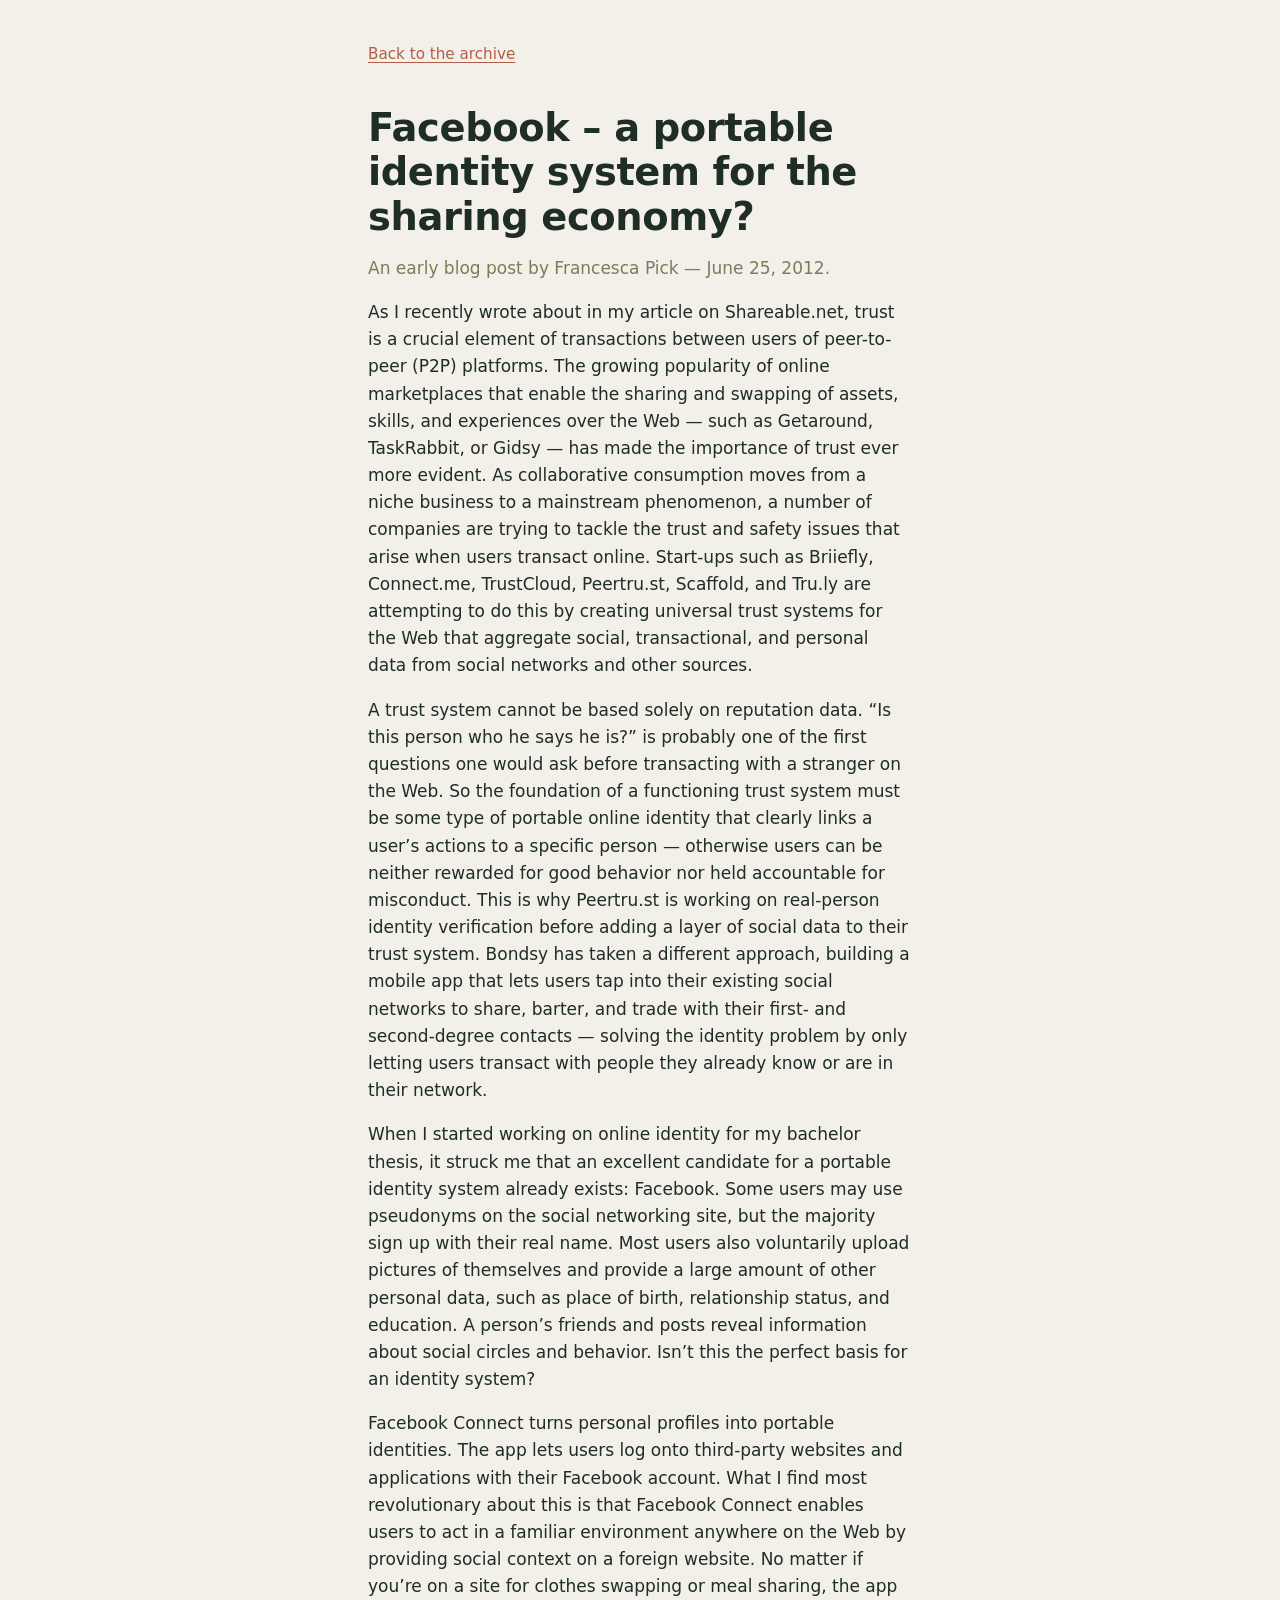
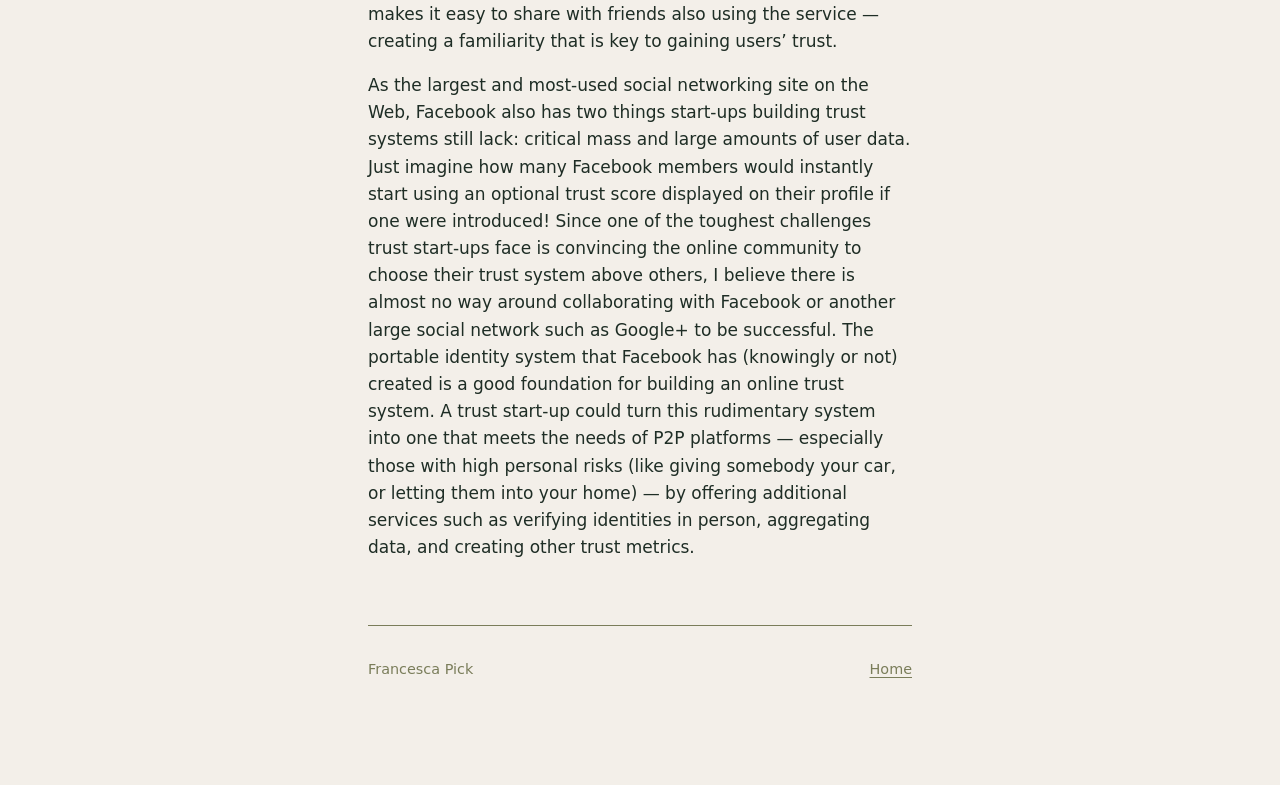
<file: archive/facebook-identity.html>
<!DOCTYPE html>
<html lang="en">
<head>
  <meta charset="utf-8">
  <meta name="viewport" content="width=device-width, initial-scale=1">
  <title>Facebook – a portable identity system for the sharing economy? | Francesca Pick</title>
  <meta name="description" content="Online identity as the foundation of trust between strangers on P2P platforms. An early blog post by Francesca Pick.">
  <link rel="canonical" href="https://francescapick.com/archive/facebook-identity.html">
  <link rel="stylesheet" href="../style.css">
</head>
<body>
<main class="plain-page">
  <a class="back" href="../archive.html">Back to the archive</a>

  <article>
    <h1>Facebook – a portable identity system for the sharing economy?</h1>
    <p class="intro">An early blog post by Francesca Pick — June 25, 2012.</p>

    <!-- EDIT: post text below. One <p> per paragraph. -->
    <p>As I recently wrote about in my article on Shareable.net, trust is a crucial element of transactions between users of peer-to-peer (P2P) platforms. The growing popularity of online marketplaces that enable the sharing and swapping of assets, skills, and experiences over the Web — such as Getaround, TaskRabbit, or Gidsy — has made the importance of trust ever more evident. As collaborative consumption moves from a niche business to a mainstream phenomenon, a number of companies are trying to tackle the trust and safety issues that arise when users transact online. Start-ups such as Briiefly, Connect.me, TrustCloud, Peertru.st, Scaffold, and Tru.ly are attempting to do this by creating universal trust systems for the Web that aggregate social, transactional, and personal data from social networks and other sources.</p>

    <p>A trust system cannot be based solely on reputation data. “Is this person who he says he is?” is probably one of the first questions one would ask before transacting with a stranger on the Web. So the foundation of a functioning trust system must be some type of portable online identity that clearly links a user’s actions to a specific person — otherwise users can be neither rewarded for good behavior nor held accountable for misconduct. This is why Peertru.st is working on real-person identity verification before adding a layer of social data to their trust system. Bondsy has taken a different approach, building a mobile app that lets users tap into their existing social networks to share, barter, and trade with their first- and second-degree contacts — solving the identity problem by only letting users transact with people they already know or are in their network.</p>

    <p>When I started working on online identity for my bachelor thesis, it struck me that an excellent candidate for a portable identity system already exists: Facebook. Some users may use pseudonyms on the social networking site, but the majority sign up with their real name. Most users also voluntarily upload pictures of themselves and provide a large amount of other personal data, such as place of birth, relationship status, and education. A person’s friends and posts reveal information about social circles and behavior. Isn’t this the perfect basis for an identity system?</p>

    <p>Facebook Connect turns personal profiles into portable identities. The app lets users log onto third-party websites and applications with their Facebook account. What I find most revolutionary about this is that Facebook Connect enables users to act in a familiar environment anywhere on the Web by providing social context on a foreign website. No matter if you’re on a site for clothes swapping or meal sharing, the app makes it easy to share with friends also using the service — creating a familiarity that is key to gaining users’ trust.</p>

    <p>As the largest and most-used social networking site on the Web, Facebook also has two things start-ups building trust systems still lack: critical mass and large amounts of user data. Just imagine how many Facebook members would instantly start using an optional trust score displayed on their profile if one were introduced! Since one of the toughest challenges trust start-ups face is convincing the online community to choose their trust system above others, I believe there is almost no way around collaborating with Facebook or another large social network such as Google+ to be successful. The portable identity system that Facebook has (knowingly or not) created is a good foundation for building an online trust system. A trust start-up could turn this rudimentary system into one that meets the needs of P2P platforms — especially those with high personal risks (like giving somebody your car, or letting them into your home) — by offering additional services such as verifying identities in person, aggregating data, and creating other trust metrics.</p>
  </article>

  <footer class="site-footer">
    <p>Francesca Pick</p>
    <p><a href="../index.html">Home</a></p>
  </footer>
</main>
</body>
</html>
</file>
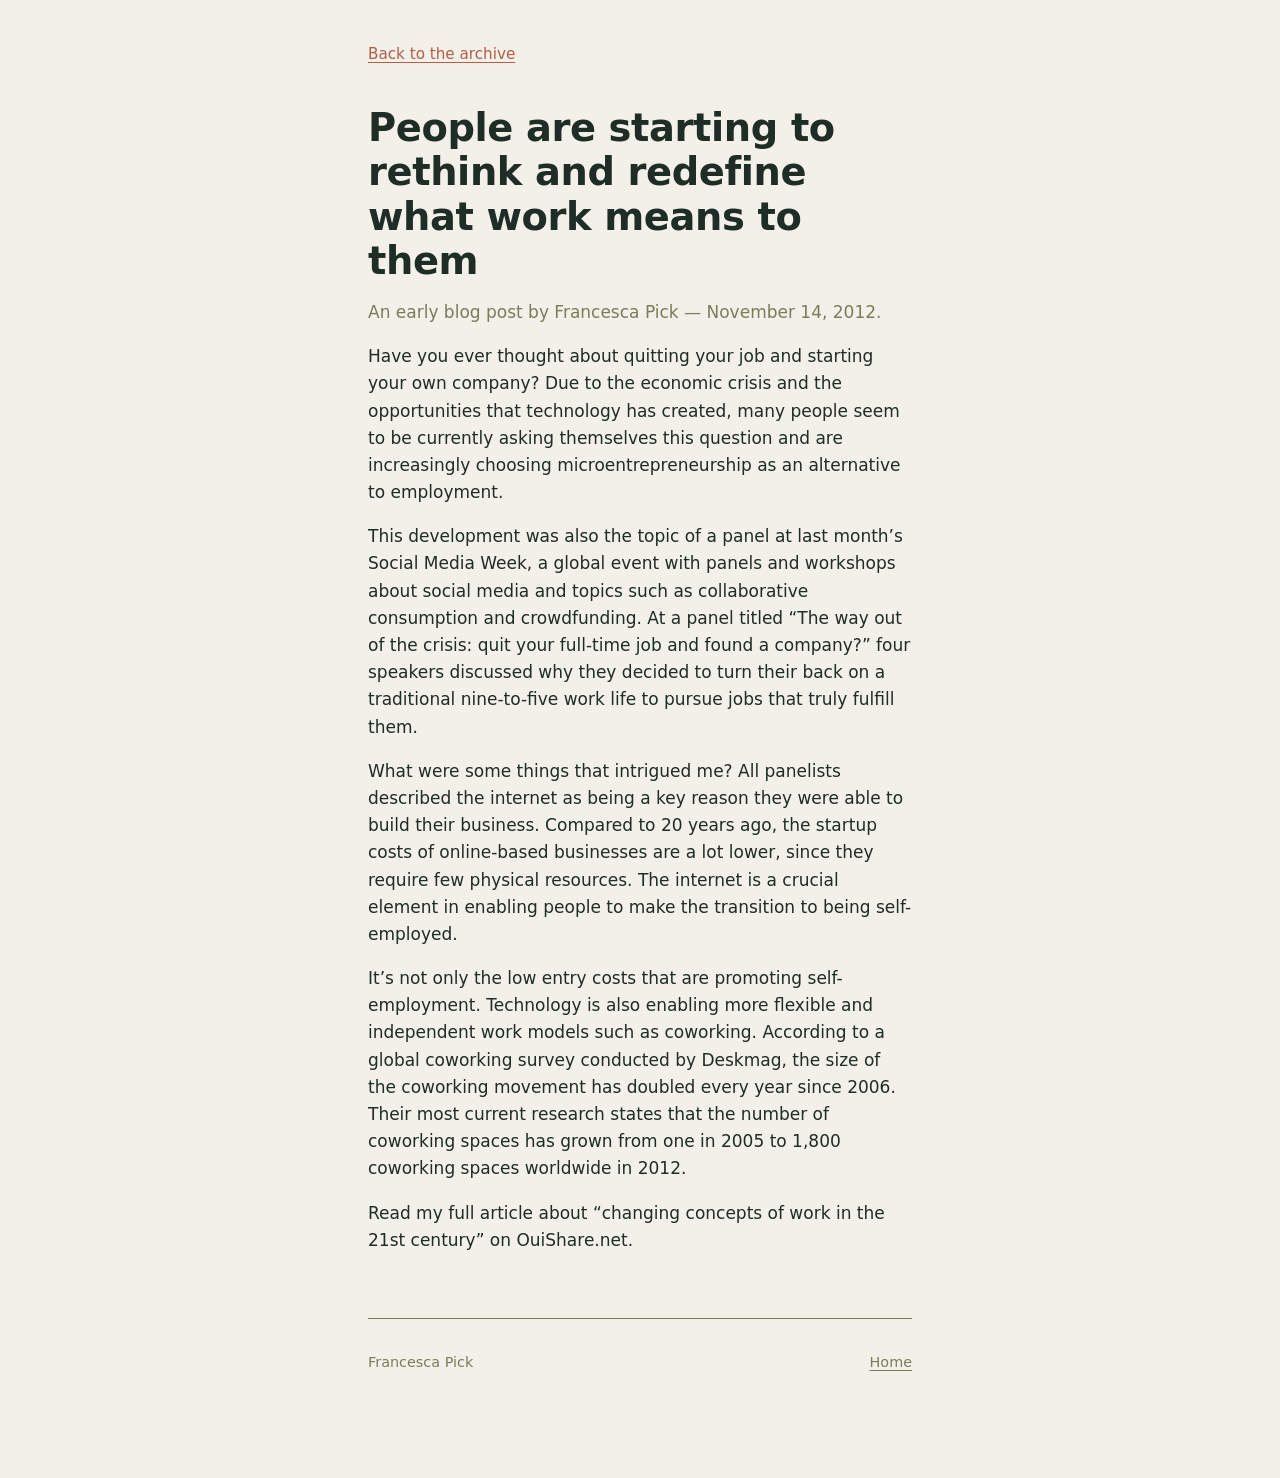
<file: archive/rethinking-work.html>
<!DOCTYPE html>
<html lang="en">
<head>
  <meta charset="utf-8">
  <meta name="viewport" content="width=device-width, initial-scale=1">
  <title>People are starting to rethink and redefine what work means to them | Francesca Pick</title>
  <meta name="description" content="Microentrepreneurship, coworking and the internet, from a Social Media Week panel. An early blog post by Francesca Pick.">
  <link rel="canonical" href="https://francescapick.com/archive/rethinking-work.html">
  <link rel="stylesheet" href="../style.css">
</head>
<body>
<main class="plain-page">
  <a class="back" href="../archive.html">Back to the archive</a>

  <article>
    <h1>People are starting to rethink and redefine what work means to them</h1>
    <p class="intro">An early blog post by Francesca Pick — November 14, 2012.</p>

    <!-- EDIT: post text below. One <p> per paragraph. -->
    <p>Have you ever thought about quitting your job and starting your own company? Due to the economic crisis and the opportunities that technology has created, many people seem to be currently asking themselves this question and are increasingly choosing microentrepreneurship as an alternative to employment.</p>

    <p>This development was also the topic of a panel at last month’s Social Media Week, a global event with panels and workshops about social media and topics such as collaborative consumption and crowdfunding. At a panel titled “The way out of the crisis: quit your full-time job and found a company?” four speakers discussed why they decided to turn their back on a traditional nine-to-five work life to pursue jobs that truly fulfill them.</p>

    <p>What were some things that intrigued me? All panelists described the internet as being a key reason they were able to build their business. Compared to 20 years ago, the startup costs of online-based businesses are a lot lower, since they require few physical resources. The internet is a crucial element in enabling people to make the transition to being self-employed.</p>

    <p>It’s not only the low entry costs that are promoting self-employment. Technology is also enabling more flexible and independent work models such as coworking. According to a global coworking survey conducted by Deskmag, the size of the coworking movement has doubled every year since 2006. Their most current research states that the number of coworking spaces has grown from one in 2005 to 1,800 coworking spaces worldwide in 2012.</p>

    <p>Read my full article about “changing concepts of work in the 21st century” on OuiShare.net.</p>
  </article>

  <footer class="site-footer">
    <p>Francesca Pick</p>
    <p><a href="../index.html">Home</a></p>
  </footer>
</main>
</body>
</html>
</file>
<file: style.css>
/* Francesca Pick: shared styles for all pages.
   Palette (from the hero photo), no other colors:
   --bg      #F3EFE9  warm off-white
   --ink     #1E2D25  deep green-charcoal
   --accent  #B15E4A  terracotta
   --sage    #7A7D5A  sage
*/

:root {
  --bg: #F3EFE9;
  --ink: #1E2D25;
  --accent: #B15E4A;
  --sage: #7A7D5A;

  --font: system-ui, -apple-system, "Segoe UI", Roboto, "Helvetica Neue", Arial, sans-serif;
  --measure: 38rem;
  --gutter: clamp(1.25rem, 5vw, 4rem);
}

*,
*::before,
*::after { box-sizing: border-box; }

html { scroll-behavior: smooth; }
@media (prefers-reduced-motion: reduce) {
  html { scroll-behavior: auto; }
}

body {
  margin: 0;
  background: var(--bg);
  color: var(--ink);
  font-family: var(--font);
  font-size: 1.0625rem;
  line-height: 1.6;
  -webkit-text-size-adjust: 100%;
}

img { max-width: 100%; display: block; }

a {
  color: var(--accent);
  text-decoration: underline;
  text-decoration-thickness: 1px;
  text-underline-offset: 0.2em;
}
a:hover { text-decoration-thickness: 2px; }
a:focus-visible {
  outline: 2px solid var(--accent);
  outline-offset: 3px;
  border-radius: 2px;
}

h1, h2, h3 { line-height: 1.15; margin: 0; }
p { margin: 0 0 1em; }
cite { font-style: italic; }

/* ---------- Hero ---------- */

.hero {
  position: relative;
  /* Shows the full 3:2 photo on desktop; tall crop on phones */
  height: min(100svh, 66.667vw);
  min-height: 34rem;
  overflow: hidden;
  background: var(--bg);
}

.hero__img {
  position: absolute;
  inset: 0;
  width: 100%;
  height: 100%;
  object-fit: cover;
  object-position: 60% 40%;
  z-index: 0;
}

/* Subtle scrim so the header text stays readable over any part of the photo */
.hero::before {
  content: "";
  position: absolute;
  inset: 0;
  background: linear-gradient(100deg, rgba(10, 14, 10, 0.42) 0%, rgba(10, 14, 10, 0.22) 40%, rgba(10, 14, 10, 0) 68%);
  z-index: 1;
  pointer-events: none;
}

.hero__inner {
  position: relative;
  z-index: 2;
  height: 100%;
  padding: 1.5rem var(--gutter) var(--gutter);
}

.nav ul {
  list-style: none;
  margin: 0;
  padding: 0;
  display: flex;
  flex-wrap: wrap;
  gap: 0.25rem 1.5rem;
}
.nav a {
  color: #fff;
  text-decoration: none;
  font-size: 0.95rem;
  font-weight: 500;
}
.nav a:hover { color: var(--accent); }

.hero__text {
  position: absolute;
  top: 50%;
  left: var(--gutter);
  transform: translateY(-50%);
  width: min(50%, 30rem);
  text-align: left;
  color: #fff;
  border-left: 3px solid var(--accent);
  padding-left: 1.5rem;
}

.hero h1 {
  font-size: clamp(3rem, 7.5vw, 7rem);
  font-weight: 700;
  letter-spacing: -0.03em;
  line-height: 0.95;
  color: #fff;
}

.hero__tagline {
  margin: 1.25rem 0 0;
  font-size: clamp(1.15rem, 1.8vw, 1.6rem);
  line-height: 1.3;
  max-width: 16em;
  color: rgba(255, 255, 255, 0.92);
}

/* Narrow / tall screens: anchor crop on her, put the text in the sky at the top */
@media (max-width: 760px) {
  .hero__img { object-position: 72% 48%; }
  /* The desktop overlay fades left-to-right, which doesn't suit a centered,
     full-width mobile layout — use a top-down fade instead, with a slightly
     warmer/olive tint so the pale sky reads as intentional, not washed out. */
  .hero::before {
    background: linear-gradient(180deg, rgba(22, 26, 16, 0.5) 0%, rgba(22, 26, 16, 0.26) 42%, rgba(22, 26, 16, 0) 65%);
  }
  .hero__text {
    position: static;
    transform: none;
    width: auto;
    text-align: center;
    margin-top: 2.5rem;
    margin-bottom: 0;
    border-left: none;
    padding-left: 0;
  }
  .hero h1 { font-size: clamp(2.75rem, 13vw, 4rem); }
}

/* ---------- Sections ---------- */

main {
  padding: 0 var(--gutter);
}

.section {
  max-width: 64rem;
  margin: 0 auto;
  padding: clamp(3.5rem, 8vw, 6rem) 0;
  border-top: 1px solid var(--sage);
}
.section:first-child { border-top: 0; }

.section h2 {
  color: var(--accent);
  font-size: clamp(1.6rem, 3vw, 2.1rem);
  font-weight: 600;
  letter-spacing: -0.01em;
  margin-bottom: 1.75rem;
}

.section__body { max-width: var(--measure); }

.section h3 {
  font-size: 1.2rem;
  font-weight: 600;
  margin: 2.5rem 0 0.75rem;
}
.section__body > h3:first-child { margin-top: 0; }
.section h3 a { color: var(--ink); }
.section h3 a:hover { color: var(--accent); }

/* Wide screens: heading in a left column, text on the right */
@media (min-width: 900px) {
  .section {
    display: grid;
    grid-template-columns: 14rem 1fr;
    column-gap: 3rem;
  }
  .section h2 { margin-bottom: 0; }
}

/* Simple lists */
.plain-list {
  margin: 0 0 1.25em;
  padding-left: 1.2em;
}
.plain-list li { margin-bottom: 0.2em; }
.plain-list li::marker { color: var(--sage); }

/* Background timeline */
.history { margin: 0; }
.history > div {
  padding: 1rem 0;
  border-top: 1px solid var(--sage);
}
.history dt { font-weight: 600; }
.history__years {
  display: inline-block;
  margin-left: 0.5rem;
  margin-right: 0.5rem;
  font-weight: 400;
  color: var(--sage);
  font-size: 0.95rem;
}
.history dd { margin: 0.25rem 0 0; }

/* Link list (writing, archive) */
.link-list {
  list-style: none;
  margin: 0 0 1.5em;
  padding: 0;
}
.link-list li { margin-bottom: 1rem; }
.link-list a { font-weight: 500; }
.meta {
  display: block;
  color: var(--sage);
  font-size: 0.95rem;
}

/* Connect */
.lead {
  font-size: 1.25rem;
  line-height: 1.45;
}
address {
  font-style: normal;
  margin: 1.5rem 0;
}
.email {
  font-size: clamp(1.2rem, 3.5vw, 1.5rem);
  font-weight: 500;
  word-break: break-word;
}
.inline-links {
  list-style: none;
  margin: 0;
  padding: 0;
  display: flex;
  flex-wrap: wrap;
  gap: 0.5rem 1.75rem;
}

/* ---------- Footer ---------- */

.site-footer {
  border-top: 1px solid var(--sage);
  padding: 2rem var(--gutter) 2.5rem;
  display: flex;
  justify-content: space-between;
  flex-wrap: wrap;
  gap: 0.5rem 2rem;
  color: var(--sage);
  font-size: 0.9rem;
}
.site-footer p { margin: 0; }
.site-footer a { color: var(--sage); }
.site-footer a:hover { color: var(--accent); }

/* ---------- Archive pages ---------- */

.plain-page {
  max-width: 42rem;
  margin: 0 auto;
  padding: 2.5rem var(--gutter) 4rem;
}
.plain-page .back {
  display: inline-block;
  margin-bottom: 2.5rem;
  font-size: 0.95rem;
}
.plain-page h1 {
  font-size: clamp(1.8rem, 4.5vw, 2.4rem);
  letter-spacing: -0.01em;
  margin-bottom: 1rem;
}
.plain-page h2 {
  color: var(--accent);
  font-size: 1.3rem;
  margin: 3rem 0 1rem;
}
.plain-page .intro { color: var(--sage); }
.plain-page .note {
  color: var(--sage);
  font-size: 0.95rem;
  font-style: italic;
}
.plain-page ul:not(.link-list) { padding-left: 1.2em; }
.plain-page .site-footer {
  margin-top: 4rem;
  padding-left: 0;
  padding-right: 0;
}
</file>
